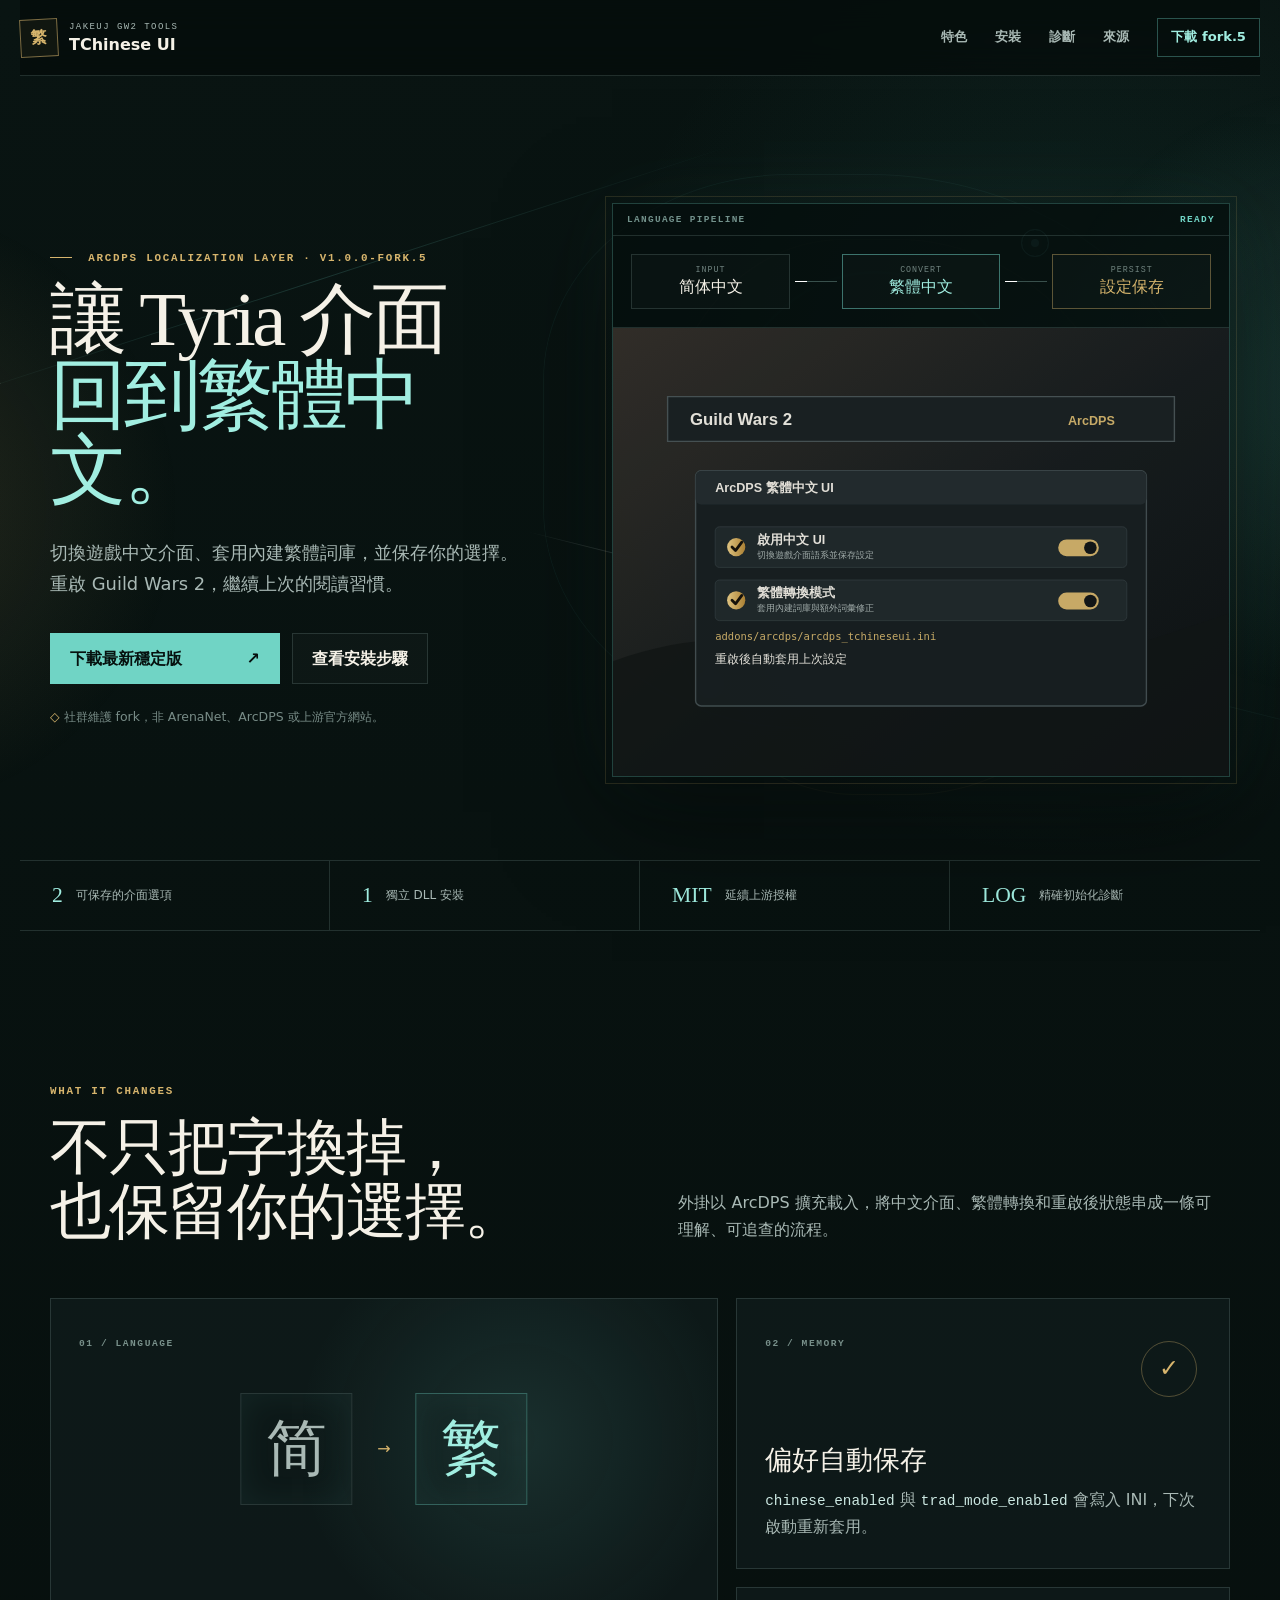
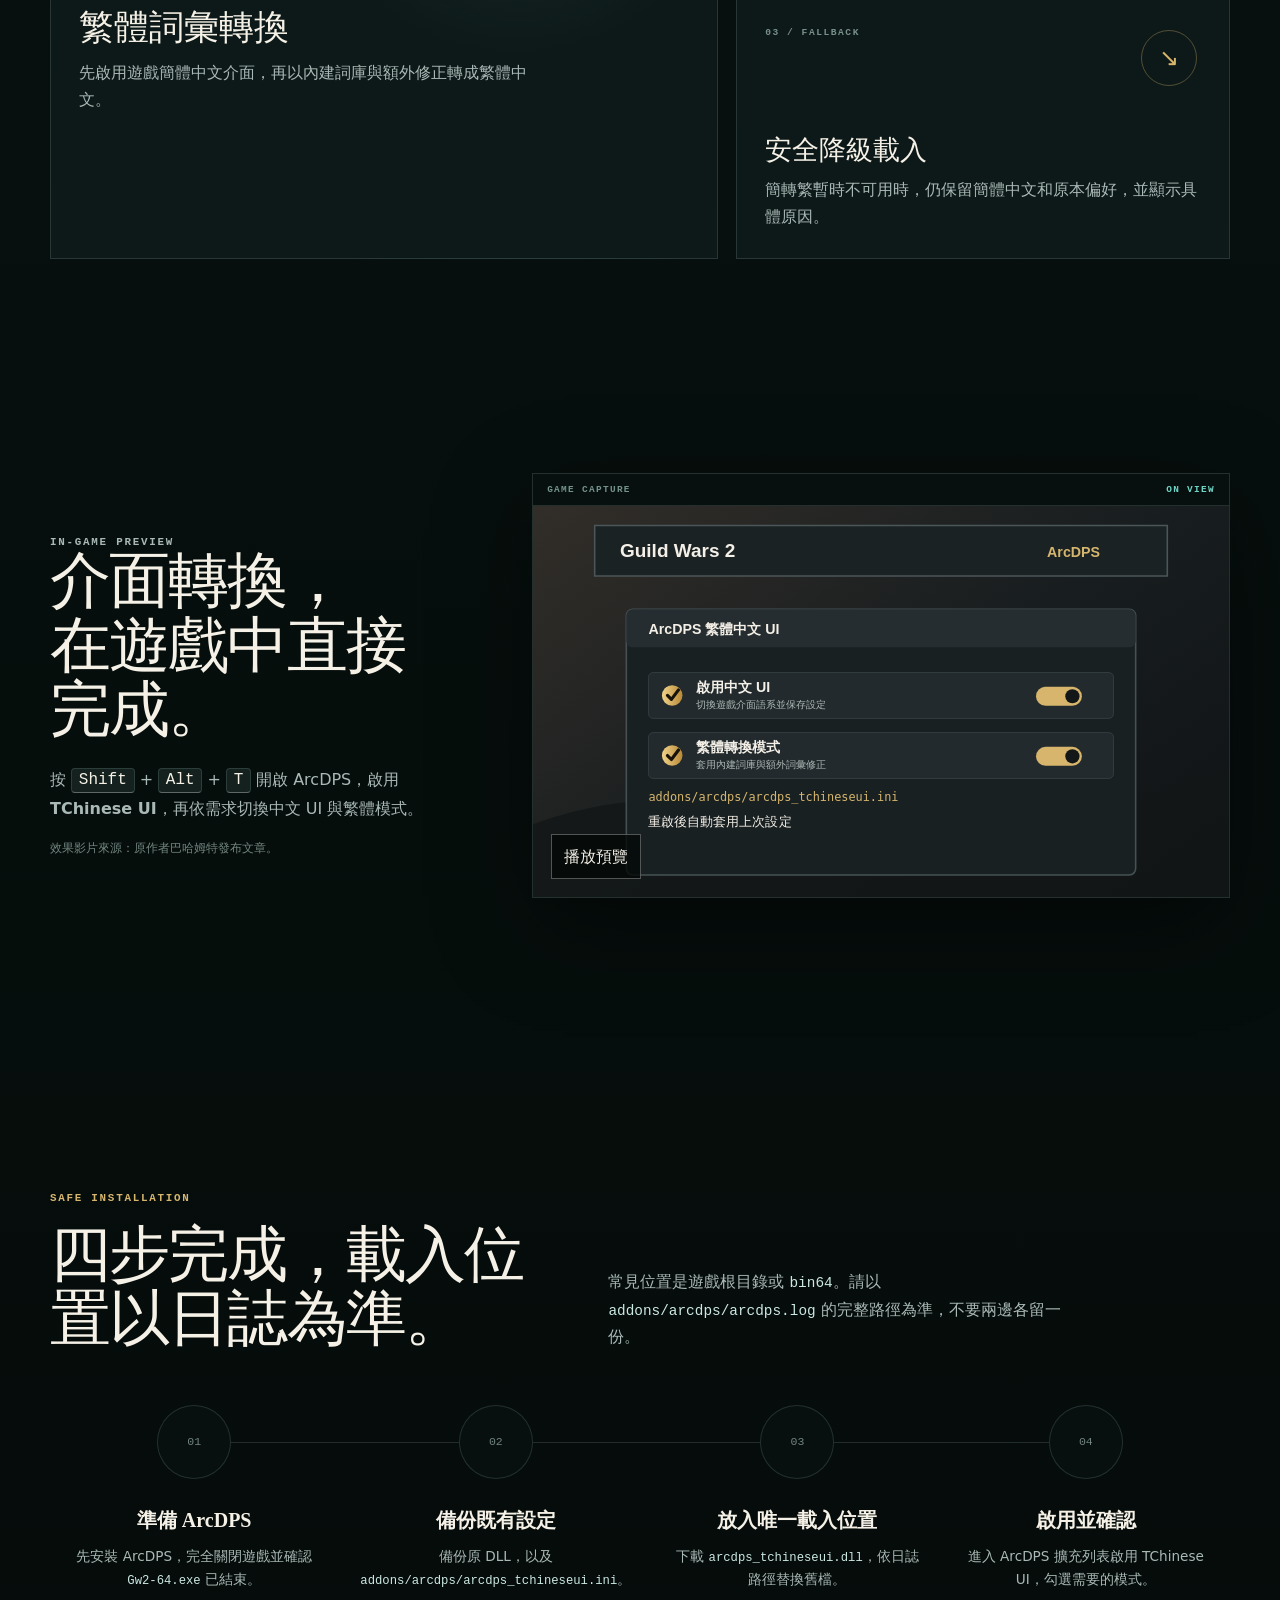
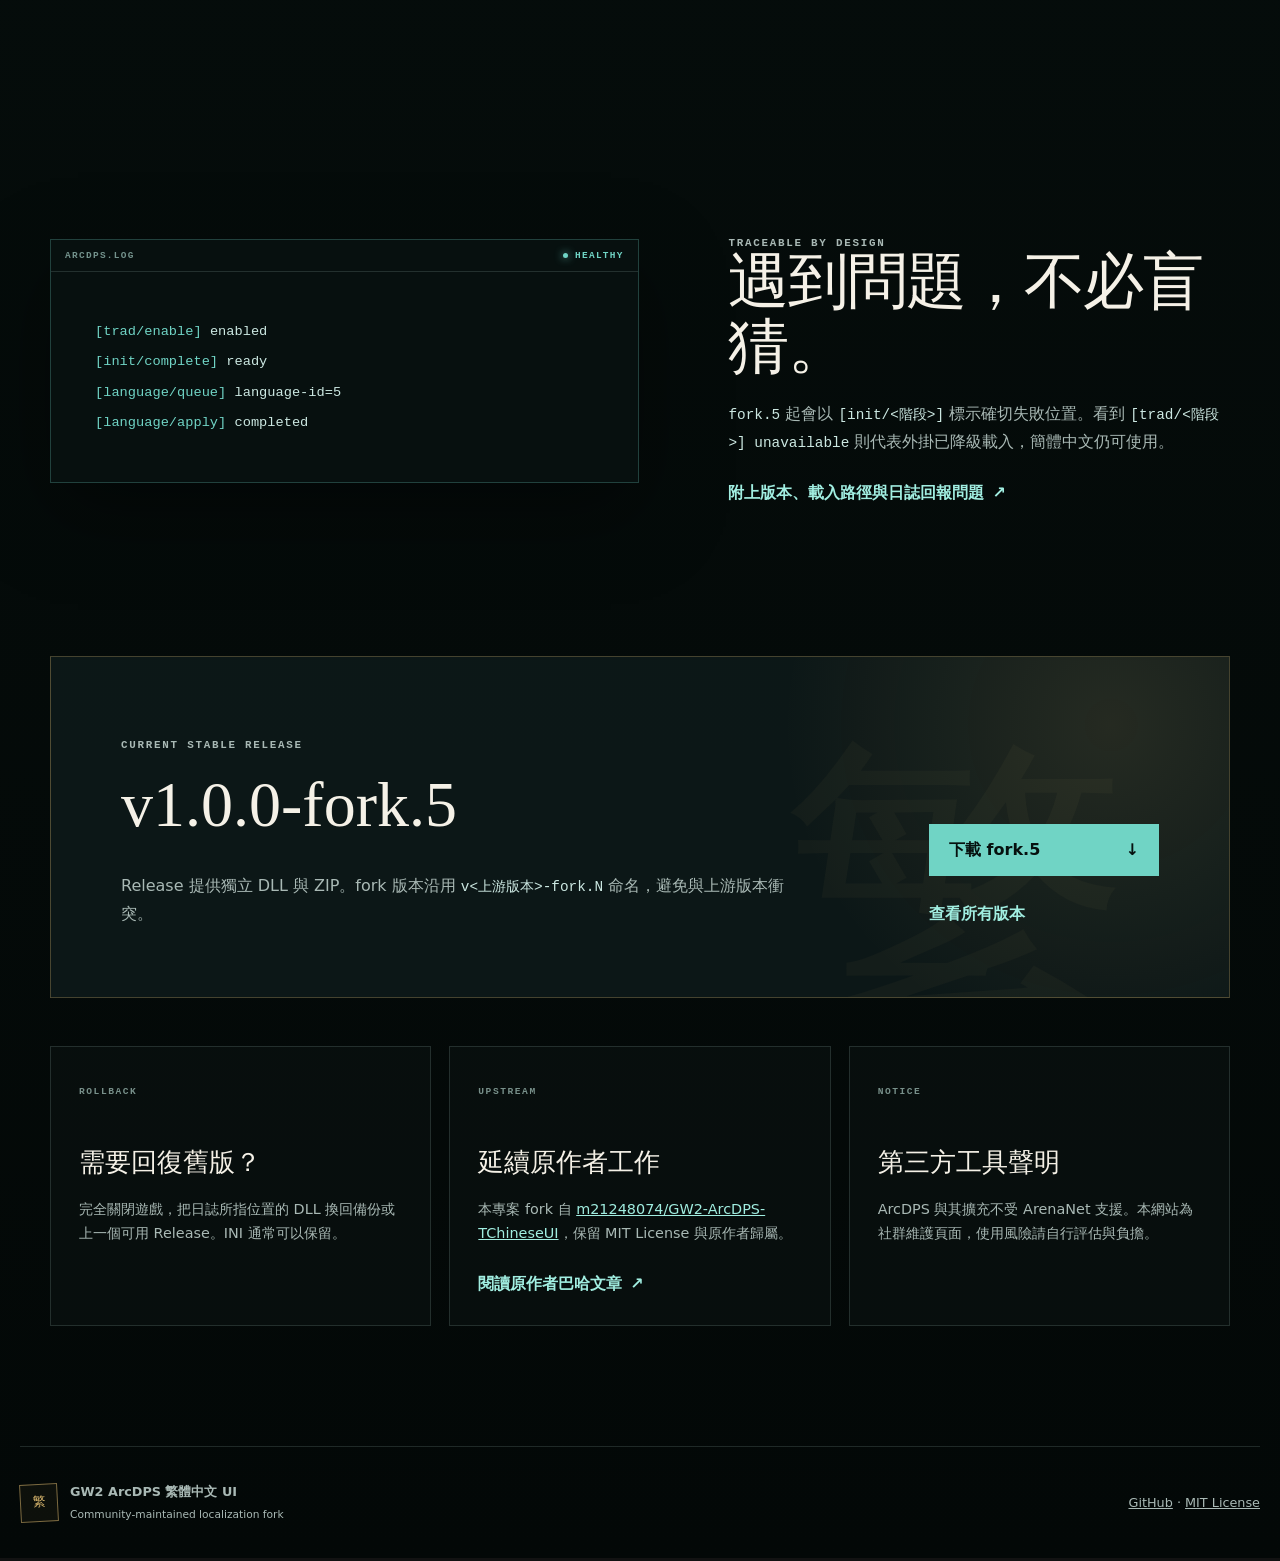
<file: index.html>
<!doctype html>
<html lang="zh-Hant-TW">
  <head>
    <meta charset="utf-8">
    <meta name="viewport" content="width=device-width, initial-scale=1">
    <meta name="description" content="GW2 ArcDPS 繁體中文 UI 外掛：切換中文介面、套用繁體轉換、保存偏好，並提供安裝、診斷與安全回復指引。">
    <meta name="author" content="jakeuj">
    <meta name="robots" content="index,follow,max-image-preview:large">
    <meta name="theme-color" content="#07100f">
    <link rel="canonical" href="https://gw2.jakeuj.com/">
    <link rel="icon" href="./assets/favicon.svg" type="image/svg+xml">
    <link rel="alternate icon" href="./assets/icon-192.png" type="image/png">
    <link rel="apple-touch-icon" href="./assets/apple-touch-icon.png">
    <link rel="preload" href="./assets/plugin-preview.svg" as="image" type="image/svg+xml">
    <meta name="application-name" content="GW2 ArcDPS 繁體中文 UI">
    <meta property="og:locale" content="zh_TW">
    <meta property="og:type" content="website">
    <meta property="og:site_name" content="GW2 ArcDPS 繁體中文 UI">
    <meta property="og:title" content="GW2 ArcDPS 繁體中文 UI 外掛">
    <meta property="og:description" content="讓 Tyria 介面延續你的繁體中文使用習慣，並保存每次啟動的設定。">
    <meta property="og:url" content="https://gw2.jakeuj.com/">
    <meta property="og:image" content="https://gw2.jakeuj.com/assets/plugin-preview.svg">
    <meta property="og:image:type" content="image/svg+xml">
    <meta property="og:image:width" content="880">
    <meta property="og:image:height" content="640">
    <meta property="og:image:alt" content="GW2 ArcDPS 繁體中文 UI 外掛設定介面預覽">
    <meta name="twitter:card" content="summary_large_image">
    <meta name="twitter:title" content="GW2 ArcDPS 繁體中文 UI 外掛">
    <meta name="twitter:description" content="中文介面、繁體轉換、設定保存，以及可追查的載入診斷。">
    <meta name="twitter:image" content="https://gw2.jakeuj.com/assets/plugin-preview.svg">
    <title>GW2 ArcDPS 繁體中文 UI｜中文介面外掛</title>
    <script type="application/ld+json">
      {
        "@context": "https://schema.org",
        "@type": "SoftwareApplication",
        "name": "GW2 ArcDPS 繁體中文 UI",
        "applicationCategory": "GameApplication",
        "operatingSystem": "Windows",
        "softwareVersion": "1.0.0-fork.5",
        "description": "提供 Guild Wars 2 中文介面、繁體轉換與設定保存的 ArcDPS 外掛。",
        "url": "https://gw2.jakeuj.com/",
        "downloadUrl": "https://github.com/jakeuj/GW2-ArcDPS-TChineseUI/releases/latest",
        "license": "https://github.com/jakeuj/GW2-ArcDPS-TChineseUI/blob/codex/persist-tchinese-ui-settings/LICENSE.txt",
        "author": {"@type": "Person", "name": "jakeuj"},
        "isBasedOn": "https://github.com/m21248074/GW2-ArcDPS-TChineseUI"
      }
    </script>
    <link rel="stylesheet" href="./styles.css">
    <script src="./script.js" defer></script>
  </head>
  <body>
    <a class="skip-link" href="#main">跳至主要內容</a>
    <div class="scroll-progress" aria-hidden="true"><span></span></div>
    <div class="ambient" aria-hidden="true">
      <span class="aura aura-one"></span><span class="aura aura-two"></span>
      <span class="ley ley-one"></span><span class="ley ley-two"></span>
    </div>

    <header class="site-header">
      <a class="brand" href="#top" aria-label="回到頁首">
        <span class="brand-mark" aria-hidden="true">繁</span>
        <span><small>jakeuj GW2 Tools</small>TChinese UI</span>
      </a>
      <button class="nav-toggle" type="button" aria-expanded="false" aria-controls="site-nav">
        <span class="sr-only">開啟導覽選單</span><i></i><i></i>
      </button>
      <nav id="site-nav" aria-label="主要導覽">
        <a href="#features">特色</a>
        <a href="#install">安裝</a>
        <a href="#diagnostics">診斷</a>
        <a href="#credits">來源</a>
        <a class="nav-download" href="https://github.com/jakeuj/GW2-ArcDPS-TChineseUI/releases/latest">下載 fork.5</a>
      </nav>
    </header>

    <main id="main">
      <section class="hero section-shell" id="top" aria-labelledby="page-title">
        <div class="hero-map" aria-hidden="true">
          <span class="contour contour-one"></span><span class="contour contour-two"></span>
          <span class="waypoint waypoint-one"></span><span class="waypoint waypoint-two"></span>
        </div>
        <div class="hero-copy" data-reveal>
          <p class="eyebrow"><span></span> ArcDPS localization layer · v1.0.0-fork.5</p>
          <h1 id="page-title">讓 Tyria 介面<br><em>回到繁體中文。</em></h1>
          <p class="lead">切換遊戲中文介面、套用內建繁體詞庫，並保存你的選擇。重啟 Guild Wars 2，繼續上次的閱讀習慣。</p>
          <div class="actions" aria-label="主要操作">
            <a class="button primary" href="https://github.com/jakeuj/GW2-ArcDPS-TChineseUI/releases/latest">
              <span>下載最新穩定版</span><b aria-hidden="true">↗</b>
            </a>
            <a class="button secondary" href="#install">查看安裝步驟</a>
          </div>
          <p class="trust-note"><span aria-hidden="true">◇</span> 社群維護 fork，非 ArenaNet、ArcDPS 或上游官方網站。</p>
        </div>

        <div class="hero-visual" data-reveal data-reveal-delay="140" data-tilt>
          <div class="visual-chrome"><span>LANGUAGE PIPELINE</span><span>READY</span></div>
          <div class="language-pipeline" aria-label="簡體中文轉換為繁體中文並保存設定">
            <div class="pipeline-node"><small>INPUT</small><strong>简体中文</strong></div>
            <div class="pipeline-route" aria-hidden="true"><i></i></div>
            <div class="pipeline-node active"><small>CONVERT</small><strong>繁體中文</strong></div>
            <div class="pipeline-route" aria-hidden="true"><i></i></div>
            <div class="pipeline-node saved"><small>PERSIST</small><strong>設定保存</strong></div>
          </div>
          <div class="preview-frame">
            <img src="./assets/plugin-preview.svg" width="880" height="640" fetchpriority="high" alt="ArcDPS 繁體中文 UI 設定面板，顯示中文 UI、繁體轉換與設定保存">
            <span class="scan-line" aria-hidden="true"></span>
          </div>
        </div>
      </section>

      <section class="signal-strip" aria-label="專案摘要">
        <div><strong>2</strong><span>可保存的介面選項</span></div>
        <div><strong>1</strong><span>獨立 DLL 安裝</span></div>
        <div><strong>MIT</strong><span>延續上游授權</span></div>
        <div><strong>LOG</strong><span>精確初始化診斷</span></div>
      </section>

      <section class="section-shell story" id="features">
        <div class="section-heading" data-reveal>
          <p class="eyebrow">What it changes</p>
          <h2>不只把字換掉，<br>也保留你的選擇。</h2>
          <p>外掛以 ArcDPS 擴充載入，將中文介面、繁體轉換和重啟後狀態串成一條可理解、可追查的流程。</p>
        </div>
        <div class="feature-grid">
          <article class="feature-card feature-main" data-reveal data-tilt>
            <span class="card-index">01 / LANGUAGE</span>
            <div class="glyph-pair" aria-hidden="true"><span>简</span><i>→</i><span>繁</span></div>
            <h3>繁體詞彙轉換</h3>
            <p>先啟用遊戲簡體中文介面，再以內建詞庫與額外修正轉成繁體中文。</p>
          </article>
          <article class="feature-card" data-reveal data-reveal-delay="80">
            <span class="card-index">02 / MEMORY</span>
            <div class="mini-sigil" aria-hidden="true">✓</div>
            <h3>偏好自動保存</h3>
            <p><code>chinese_enabled</code> 與 <code>trad_mode_enabled</code> 會寫入 INI，下次啟動重新套用。</p>
          </article>
          <article class="feature-card" data-reveal data-reveal-delay="160">
            <span class="card-index">03 / FALLBACK</span>
            <div class="mini-sigil" aria-hidden="true">↘</div>
            <h3>安全降級載入</h3>
            <p>簡轉繁暫時不可用時，仍保留簡體中文和原本偏好，並顯示具體原因。</p>
          </article>
        </div>
      </section>

      <section class="section-shell demo-section" aria-labelledby="demo-title">
        <div class="demo-copy" data-reveal>
          <p class="eyebrow">In-game preview</p>
          <h2 id="demo-title">介面轉換，<br>在遊戲中直接完成。</h2>
          <p>按 <kbd>Shift</kbd> + <kbd>Alt</kbd> + <kbd>T</kbd> 開啟 ArcDPS，啟用 <strong>TChinese UI</strong>，再依需求切換中文 UI 與繁體模式。</p>
          <p class="source-note">效果影片來源：原作者巴哈姆特發布文章。</p>
        </div>
        <div class="video-shell" data-reveal data-reveal-delay="120">
          <div class="visual-chrome"><span>GAME CAPTURE</span><span>ON VIEW</span></div>
          <video muted loop playsinline preload="metadata" poster="./assets/plugin-preview.svg" aria-label="TChinese UI 遊戲內效果預覽">
            <source src="./assets/tchinese-ui-demo.mp4" type="video/mp4">
          </video>
          <button class="video-toggle" type="button" aria-label="播放效果預覽">播放預覽</button>
        </div>
      </section>

      <section class="section-shell install-section" id="install" aria-labelledby="install-title">
        <div class="section-heading compact" data-reveal>
          <p class="eyebrow">Safe installation</p>
          <h2 id="install-title">四步完成，載入位置以日誌為準。</h2>
          <p>常見位置是遊戲根目錄或 <code>bin64</code>。請以 <code>addons/arcdps/arcdps.log</code> 的完整路徑為準，不要兩邊各留一份。</p>
        </div>
        <ol class="install-flow" data-flow>
          <li><span>01</span><div><strong>準備 ArcDPS</strong><p>先安裝 ArcDPS，完全關閉遊戲並確認 <code>Gw2-64.exe</code> 已結束。</p></div></li>
          <li><span>02</span><div><strong>備份既有設定</strong><p>備份原 DLL，以及 <code>addons/arcdps/arcdps_tchineseui.ini</code>。</p></div></li>
          <li><span>03</span><div><strong>放入唯一載入位置</strong><p>下載 <code>arcdps_tchineseui.dll</code>，依日誌路徑替換舊檔。</p></div></li>
          <li><span>04</span><div><strong>啟用並確認</strong><p>進入 ArcDPS 擴充列表啟用 TChinese UI，勾選需要的模式。</p></div></li>
        </ol>
      </section>

      <section class="section-shell diagnostics" id="diagnostics" aria-labelledby="diagnostics-title">
        <div class="log-panel" data-reveal>
          <div class="visual-chrome"><span>arcdps.log</span><span class="status-dot">HEALTHY</span></div>
          <pre><code><span>[trad/enable]</span> enabled
<span>[init/complete]</span> ready
<span>[language/queue]</span> language-id=5
<span>[language/apply]</span> completed</code></pre>
        </div>
        <div class="diagnostic-copy" data-reveal data-reveal-delay="120">
          <p class="eyebrow">Traceable by design</p>
          <h2 id="diagnostics-title">遇到問題，不必盲猜。</h2>
          <p><code>fork.5</code> 起會以 <code>[init/&lt;階段&gt;]</code> 標示確切失敗位置。看到 <code>[trad/&lt;階段&gt;] unavailable</code> 則代表外掛已降級載入，簡體中文仍可使用。</p>
          <a class="text-link" href="https://github.com/jakeuj/GW2-ArcDPS-TChineseUI/issues">附上版本、載入路徑與日誌回報問題 <span>↗</span></a>
        </div>
      </section>

      <section class="section-shell download-panel" aria-labelledby="download-title" data-reveal>
        <div>
          <p class="eyebrow">Current stable release</p>
          <h2 id="download-title">v1.0.0-fork.5</h2>
          <p>Release 提供獨立 DLL 與 ZIP。fork 版本沿用 <code>v&lt;上游版本&gt;-fork.N</code> 命名，避免與上游版本衝突。</p>
        </div>
        <div class="download-actions">
          <a class="button primary" href="https://github.com/jakeuj/GW2-ArcDPS-TChineseUI/releases/tag/v1.0.0-fork.5"><span>下載 fork.5</span><b aria-hidden="true">↓</b></a>
          <a class="text-link" href="https://github.com/jakeuj/GW2-ArcDPS-TChineseUI/releases">查看所有版本</a>
        </div>
      </section>

      <section class="section-shell trust-grid" id="credits">
        <article data-reveal>
          <span class="card-index">ROLLBACK</span>
          <h2>需要回復舊版？</h2>
          <p>完全關閉遊戲，把日誌所指位置的 DLL 換回備份或上一個可用 Release。INI 通常可以保留。</p>
        </article>
        <article data-reveal data-reveal-delay="80">
          <span class="card-index">UPSTREAM</span>
          <h2>延續原作者工作</h2>
          <p>本專案 fork 自 <a href="https://github.com/m21248074/GW2-ArcDPS-TChineseUI">m21248074/GW2-ArcDPS-TChineseUI</a>，保留 MIT License 與原作者歸屬。</p>
          <a class="text-link" href="https://forum.gamer.com.tw/C.php?bsn=16901&amp;snA=29614&amp;tnum=9">閱讀原作者巴哈文章 <span>↗</span></a>
        </article>
        <article data-reveal data-reveal-delay="160">
          <span class="card-index">NOTICE</span>
          <h2>第三方工具聲明</h2>
          <p>ArcDPS 與其擴充不受 ArenaNet 支援。本網站為社群維護頁面，使用風險請自行評估與負擔。</p>
        </article>
      </section>
    </main>

    <footer>
      <div><span class="brand-mark" aria-hidden="true">繁</span><p><strong>GW2 ArcDPS 繁體中文 UI</strong><br><small>Community-maintained localization fork</small></p></div>
      <p><a href="https://github.com/jakeuj/GW2-ArcDPS-TChineseUI">GitHub</a> · <a href="https://github.com/jakeuj/GW2-ArcDPS-TChineseUI/blob/codex/persist-tchinese-ui-settings/LICENSE.txt">MIT License</a></p>
    </footer>
  </body>
</html>
</file>
<file: styles.css>
:root {
  color-scheme: dark;
  --bg: #07100f;
  --bg-deep: #030807;
  --surface: rgba(15, 27, 27, .82);
  --surface-solid: #101c1b;
  --text: #f5f1e7;
  --muted: #a9b9b5;
  --jade: #70d4c5;
  --jade-bright: #a1eee1;
  --gold: #d7b56d;
  --red: #ba6558;
  --line: rgba(169, 206, 198, .17);
  --display: "Iowan Old Style", "Noto Serif TC", "Songti TC", serif;
  --sans: "Noto Sans TC", "Microsoft JhengHei", system-ui, sans-serif;
  --mono: "SFMono-Regular", Consolas, monospace;
}

*, *::before, *::after { box-sizing: border-box; }
html { scroll-behavior: smooth; scroll-padding-top: 96px; }
body {
  margin: 0;
  min-width: 320px;
  background:
    radial-gradient(circle at 84% 8%, rgba(61, 159, 145, .12), transparent 30rem),
    linear-gradient(180deg, #091412 0%, var(--bg-deep) 100%);
  color: var(--text);
  font-family: var(--sans);
  line-height: 1.7;
  overflow-x: hidden;
}
body.nav-open { overflow: hidden; }
a { color: var(--jade-bright); }
button, a { -webkit-tap-highlight-color: transparent; }
button { font: inherit; }
img, video { max-width: 100%; }
code, kbd { font-family: var(--mono); }
code { color: #cce8e2; font-size: .9em; }
kbd { padding: .15rem .42rem; border: 1px solid var(--line); border-bottom-color: rgba(255,255,255,.32); border-radius: 4px; background: #14211f; color: var(--text); }
:focus-visible { outline: 2px solid var(--jade-bright); outline-offset: 4px; }
.sr-only { position: absolute; width: 1px; height: 1px; padding: 0; margin: -1px; overflow: hidden; clip: rect(0,0,0,0); white-space: nowrap; border: 0; }
.skip-link { position: fixed; z-index: 100; top: 12px; left: 12px; padding: 9px 14px; background: var(--text); color: var(--bg); transform: translateY(-160%); }
.skip-link:focus { transform: translateY(0); }
.scroll-progress { position: fixed; z-index: 80; inset: 0 0 auto; height: 2px; background: transparent; }
.scroll-progress span { display: block; width: 100%; height: 100%; background: linear-gradient(90deg, var(--jade), var(--gold)); transform: scaleX(0); transform-origin: left; }

.ambient { position: fixed; z-index: -1; inset: 0; pointer-events: none; overflow: hidden; }
.aura { position: absolute; width: 40rem; height: 40rem; border-radius: 50%; opacity: .14; background: radial-gradient(circle, var(--jade), transparent 68%); }
.aura-one { top: 8%; right: -24rem; animation: drift-a 18s ease-in-out infinite alternate; }
.aura-two { bottom: 8%; left: -28rem; background: radial-gradient(circle, var(--gold), transparent 68%); animation: drift-b 23s ease-in-out infinite alternate; }
.ley { position: absolute; width: 70vw; height: 1px; opacity: .18; background: linear-gradient(90deg, transparent, var(--jade), transparent); transform: rotate(-18deg); }
.ley::after { content: ""; position: absolute; width: 7rem; height: 1px; background: linear-gradient(90deg, transparent, #fff); animation: route-light 7s linear infinite; }
.ley-one { top: 31%; left: -10%; }
.ley-two { top: 71%; right: -10%; transform: rotate(14deg); }
.ley-two::after { animation-delay: -3s; }

.site-header {
  position: fixed; z-index: 70; top: 0; left: 50%; width: min(1240px, calc(100% - 32px)); height: 76px;
  display: flex; align-items: center; justify-content: space-between; transform: translateX(-50%);
  border-bottom: 1px solid var(--line); backdrop-filter: blur(16px); background: rgba(5, 12, 11, .72);
}
.brand { display: flex; align-items: center; gap: 11px; color: var(--text); line-height: 1.1; text-decoration: none; font-weight: 700; }
.brand small { display: block; margin-bottom: 4px; color: var(--muted); font: 9px var(--mono); letter-spacing: .16em; text-transform: uppercase; }
.brand-mark { display: grid; place-items: center; width: 38px; height: 38px; border: 1px solid rgba(215,181,109,.55); color: var(--gold); font-family: var(--display); transform: rotate(-3deg); background: rgba(215,181,109,.05); }
nav { display: flex; align-items: center; gap: 28px; }
nav a { color: var(--muted); font-size: .82rem; font-weight: 700; text-decoration: none; }
nav a:hover, nav a.active { color: var(--text); }
.nav-download { padding: 7px 13px; border: 1px solid rgba(112,212,197,.35); color: var(--jade-bright); }
.nav-toggle { display: none; width: 44px; height: 44px; border: 0; background: transparent; }
.nav-toggle i { display: block; width: 22px; height: 1px; margin: 6px auto; background: var(--text); transition: transform .2s ease; }

main { display: block; }
.section-shell { width: min(1180px, calc(100% - 40px)); margin-inline: auto; }
.hero { position: relative; display: grid; grid-template-columns: minmax(0, .88fr) minmax(480px, 1.12fr); align-items: center; gap: clamp(36px, 6vw, 88px); min-height: 860px; padding-top: 120px; }
.hero-map { position: absolute; z-index: -1; inset: 5% 0 0 40%; opacity: .32; background: radial-gradient(ellipse at center, transparent 30%, rgba(112,212,197,.06) 31%, transparent 32%); }
.contour { position: absolute; inset: 16% 3%; border: 1px solid rgba(112,212,197,.18); border-radius: 42% 58% 55% 45%; animation: map-drift 19s ease-in-out infinite alternate; }
.contour-two { inset: 24% 12% 8% 20%; border-color: rgba(215,181,109,.16); animation-direction: alternate-reverse; animation-duration: 24s; }
.waypoint { position: absolute; width: 8px; height: 8px; border-radius: 50%; background: var(--jade); box-shadow: 0 0 16px var(--jade); }
.waypoint::before, .waypoint::after { content: ""; position: absolute; inset: -10px; border: 1px solid var(--jade); border-radius: 50%; animation: waypoint 4s ease-out infinite; }
.waypoint::after { animation-delay: 2s; }
.waypoint-one { top: 24%; right: 27%; }
.waypoint-two { bottom: 21%; left: 26%; }
.hero-copy { position: relative; z-index: 2; }
.eyebrow { margin: 0 0 18px; color: var(--gold); font: 700 .68rem var(--mono); letter-spacing: .16em; text-transform: uppercase; }
.eyebrow > span { display: inline-block; width: 22px; height: 1px; margin: 0 8px 3px 0; background: currentColor; }
h1, h2 { font-family: var(--display); font-weight: 500; }
h1 { margin: 0; font-size: clamp(3.25rem, 6vw, 6.4rem); line-height: .98; letter-spacing: -.045em; }
h1 em { color: var(--jade-bright); font-style: normal; }
.lead { max-width: 620px; margin: 30px 0 0; color: var(--muted); font-size: clamp(1rem, 1.4vw, 1.18rem); }
.actions { display: flex; flex-wrap: wrap; gap: 12px; margin-top: 34px; }
.button { position: relative; display: inline-flex; align-items: center; justify-content: space-between; gap: 30px; min-height: 50px; padding: 11px 19px; overflow: hidden; border: 1px solid var(--line); color: var(--text); font-weight: 800; text-decoration: none; }
.button::after { content: ""; position: absolute; inset: 0; background: linear-gradient(100deg, transparent 20%, rgba(255,255,255,.35), transparent 70%); transform: translateX(-140%); animation: charge 8s ease-in-out infinite; }
.button.primary { min-width: 230px; border-color: var(--jade); background: var(--jade); color: #06110f; }
.button.secondary { background: rgba(255,255,255,.025); }
.button:hover { transform: translateY(-2px); }
.trust-note { margin: 22px 0 0; color: #788c87; font-size: .78rem; }
.trust-note span { color: var(--gold); }

.hero-visual { position: relative; border: 1px solid rgba(112,212,197,.26); background: rgba(6,15,14,.83); box-shadow: 0 35px 100px rgba(0,0,0,.55), 0 0 80px rgba(112,212,197,.07); transform-style: preserve-3d; }
.hero-visual::before { content: ""; position: absolute; z-index: 2; inset: -8px; border: 1px solid rgba(215,181,109,.15); pointer-events: none; }
.visual-chrome { display: flex; justify-content: space-between; padding: 10px 14px; border-bottom: 1px solid var(--line); color: #73928c; font: 700 .59rem var(--mono); letter-spacing: .14em; text-transform: uppercase; }
.visual-chrome span:last-child { color: var(--jade); }
.language-pipeline { display: grid; grid-template-columns: 1fr 42px 1fr 42px 1fr; align-items: center; gap: 5px; padding: 18px; border-bottom: 1px solid var(--line); }
.pipeline-node { padding: 10px; border: 1px solid var(--line); background: rgba(255,255,255,.02); text-align: center; }
.pipeline-node small { display: block; color: #70837f; font: .52rem var(--mono); letter-spacing: .12em; }
.pipeline-node strong { display: block; margin-top: 3px; font: 500 1rem var(--display); }
.pipeline-node.active { border-color: rgba(112,212,197,.5); color: var(--jade-bright); }
.pipeline-node.saved { border-color: rgba(215,181,109,.4); color: var(--gold); }
.pipeline-route { position: relative; height: 1px; background: #39504c; overflow: hidden; }
.pipeline-route i { position: absolute; width: 12px; height: 1px; background: #fff; box-shadow: 0 0 8px var(--jade); animation: pipeline 2.8s linear infinite; }
.preview-frame { position: relative; overflow: hidden; }
.preview-frame img { display: block; width: 100%; height: auto; opacity: .93; }
.scan-line { position: absolute; inset: 0 0 auto; height: 1px; background: linear-gradient(90deg, transparent, var(--jade), transparent); box-shadow: 0 0 14px var(--jade); opacity: 0; animation: scan 7s ease-in-out infinite; }

.signal-strip { width: min(1240px, calc(100% - 32px)); margin: 0 auto; display: grid; grid-template-columns: repeat(4, 1fr); border-block: 1px solid var(--line); }
.signal-strip div { display: flex; align-items: center; gap: 13px; padding: 22px clamp(12px, 2.5vw, 32px); border-right: 1px solid var(--line); }
.signal-strip div:last-child { border-right: 0; }
.signal-strip strong { color: var(--jade-bright); font: 500 1.35rem var(--display); }
.signal-strip span { color: var(--muted); font-size: .75rem; }

.story, .install-section { padding-block: clamp(90px, 12vw, 160px); }
.section-heading { display: grid; grid-template-columns: 1fr 1fr; column-gap: 6vw; align-items: end; margin-bottom: 54px; }
.section-heading .eyebrow { grid-column: 1 / -1; }
.section-heading h2, .demo-copy h2, .diagnostic-copy h2 { margin: 0; font-size: clamp(2.4rem, 4.8vw, 4.5rem); line-height: 1.05; letter-spacing: -.03em; }
.section-heading > p:last-child, .demo-copy > p, .diagnostic-copy > p { max-width: 540px; margin: 0; color: var(--muted); }
.feature-grid { display: grid; grid-template-columns: 1.15fr .85fr; gap: 18px; }
.feature-card { position: relative; min-height: 260px; padding: 28px; overflow: hidden; border: 1px solid var(--line); background: var(--surface); }
.feature-card:nth-child(3) { grid-column: 2; }
.feature-main { grid-row: span 2; min-height: 538px; background: radial-gradient(circle at 70% 25%, rgba(112,212,197,.12), transparent 35%), var(--surface); }
.card-index { color: #78908a; font: 700 .6rem var(--mono); letter-spacing: .16em; }
.feature-card h3 { margin: 88px 0 8px; font: 500 1.7rem var(--display); }
.feature-main h3 { margin-top: 250px; font-size: 2.2rem; }
.feature-card p { margin: 0; max-width: 470px; color: var(--muted); }
.glyph-pair { position: absolute; top: 94px; left: 50%; display: flex; align-items: center; gap: 25px; transform: translateX(-50%); }
.glyph-pair span { display: grid; place-items: center; width: 112px; height: 112px; border: 1px solid rgba(112,212,197,.35); color: var(--jade-bright); font: 3.8rem var(--display); box-shadow: inset 0 0 35px rgba(112,212,197,.07); }
.glyph-pair span:first-child { color: var(--muted); border-color: var(--line); }
.glyph-pair i { color: var(--gold); font-style: normal; }
.mini-sigil { position: absolute; top: 42px; right: 32px; display: grid; place-items: center; width: 56px; height: 56px; border: 1px solid rgba(215,181,109,.35); border-radius: 50%; color: var(--gold); font-size: 1.5rem; }

.demo-section { display: grid; grid-template-columns: .72fr 1.28fr; gap: clamp(40px, 7vw, 100px); align-items: center; padding-block: 60px 140px; }
.demo-copy > p { margin-top: 24px; }
.demo-copy .source-note { margin-top: 16px; color: #71857f; font-size: .75rem; }
.video-shell { position: relative; border: 1px solid var(--line); background: #07100f; box-shadow: 0 30px 90px rgba(0,0,0,.45); }
.video-shell video { display: block; width: 100%; aspect-ratio: 16 / 9; object-fit: cover; }
.video-toggle { position: absolute; left: 18px; bottom: 18px; padding: 8px 12px; border: 1px solid rgba(255,255,255,.3); background: rgba(3,8,7,.8); color: var(--text); cursor: pointer; }

.section-heading.compact { max-width: 1040px; }
.install-flow { position: relative; display: grid; grid-template-columns: repeat(4, 1fr); gap: 0; margin: 0; padding: 0; list-style: none; }
.install-flow::before { content: ""; position: absolute; top: 37px; left: 12%; right: 12%; height: 1px; background: var(--line); }
.install-flow::after { content: ""; position: absolute; top: 37px; left: 12%; width: 76%; height: 1px; background: linear-gradient(90deg, var(--jade), var(--gold)); transform: scaleX(0); transform-origin: left; transition: transform 2s ease; }
.install-flow.is-active::after { transform: scaleX(1); }
.install-flow li { position: relative; z-index: 1; padding: 0 22px; text-align: center; }
.install-flow li > span { display: grid; place-items: center; width: 74px; height: 74px; margin: 0 auto 24px; border: 1px solid var(--line); border-radius: 50%; background: var(--bg); color: #71837f; font: .72rem var(--mono); transition: color .35s, border-color .35s, background .35s; }
.install-flow.is-active li > span { border-color: var(--jade); background: #0e211e; color: var(--jade-bright); }
.install-flow.is-active li:nth-child(2) > span { transition-delay: .45s; }
.install-flow.is-active li:nth-child(3) > span { transition-delay: .9s; }
.install-flow.is-active li:nth-child(4) > span { transition-delay: 1.35s; border-color: var(--gold); color: var(--gold); }
.install-flow strong { font-family: var(--display); font-size: 1.25rem; }
.install-flow p { margin: 8px 0 0; color: var(--muted); font-size: .85rem; }

.diagnostics { display: grid; grid-template-columns: 1.08fr .92fr; gap: clamp(40px, 7vw, 100px); align-items: center; padding-block: 70px 150px; }
.log-panel { border: 1px solid rgba(112,212,197,.25); background: #07100f; box-shadow: 0 30px 80px rgba(0,0,0,.4); }
.status-dot::before { content: ""; display: inline-block; width: 5px; height: 5px; margin-right: 7px; border-radius: 50%; background: var(--jade); box-shadow: 0 0 8px var(--jade); animation: pulse 3s ease-in-out infinite; }
.log-panel pre { margin: 0; padding: clamp(22px, 4vw, 44px); overflow-x: auto; color: #afc2bd; font: clamp(.75rem, 1.4vw, .95rem)/2 var(--mono); }
.log-panel code span { color: var(--jade); }
.diagnostic-copy > p { margin-top: 22px; }
.text-link { display: inline-flex; gap: 8px; margin-top: 24px; color: var(--jade-bright); font-weight: 800; text-decoration: none; }
.text-link:hover { text-decoration: underline; }

.download-panel { position: relative; display: grid; grid-template-columns: 1fr auto; gap: 40px; align-items: end; margin-bottom: 24px; padding: clamp(34px, 6vw, 70px); overflow: hidden; border: 1px solid rgba(215,181,109,.28); background: radial-gradient(circle at 90% 20%, rgba(215,181,109,.12), transparent 30%), var(--surface); }
.download-panel::after { content: "繁"; position: absolute; right: 8%; bottom: -45%; color: rgba(215,181,109,.035); font: 22rem var(--display); pointer-events: none; }
.download-panel h2 { margin: 0; font-size: clamp(2.5rem, 5vw, 4.6rem); }
.download-panel p { max-width: 680px; margin: 12px 0 0; color: var(--muted); }
.download-actions { position: relative; z-index: 1; display: flex; flex-direction: column; align-items: flex-start; }
.trust-grid { display: grid; grid-template-columns: repeat(3, 1fr); gap: 18px; padding-block: 24px 120px; }
.trust-grid article { padding: 28px; border: 1px solid var(--line); background: rgba(10,18,17,.7); }
.trust-grid h2 { margin: 38px 0 12px; font-size: 1.65rem; }
.trust-grid p { margin: 0; color: var(--muted); font-size: .9rem; }
footer { width: min(1240px, calc(100% - 32px)); margin: 0 auto; padding: 34px 0; display: flex; justify-content: space-between; align-items: center; border-top: 1px solid var(--line); color: var(--muted); font-size: .8rem; }
footer > div { display: flex; align-items: center; gap: 12px; }
footer p { margin: 0; }
footer a { color: var(--muted); }

.js [data-reveal] { opacity: 0; transform: translateY(22px); transition: opacity .7s ease, transform .7s ease; transition-delay: var(--reveal-delay, 0ms); }
.js [data-reveal].is-visible { opacity: 1; transform: translateY(0); }
.is-paused *, .is-paused *::before, .is-paused *::after { animation-play-state: paused !important; }

@keyframes drift-a { to { transform: translate(-18px, 24px) scale(1.04); opacity: .2; } }
@keyframes drift-b { to { transform: translate(22px, -15px) scale(.96); opacity: .1; } }
@keyframes map-drift { to { transform: translate(14px, -10px) rotate(2deg); } }
@keyframes waypoint { 0% { opacity: .7; transform: scale(.2); } 80%,100% { opacity: 0; transform: scale(2.2); } }
@keyframes route-light { from { opacity: 0; transform: translateX(0); } 20%,80% { opacity: 1; } to { opacity: 0; transform: translateX(65vw); } }
@keyframes pipeline { from { opacity: 0; transform: translateX(-12px); } 20%,80% { opacity: 1; } to { opacity: 0; transform: translateX(42px); } }
@keyframes scan { 0%,60% { opacity: 0; transform: translateY(0); } 66% { opacity: .8; } 90% { opacity: .4; transform: translateY(470px); } 100% { opacity: 0; transform: translateY(470px); } }
@keyframes charge { 0%,70% { opacity: 0; transform: translateX(-140%); } 75% { opacity: .65; } 88%,100% { opacity: 0; transform: translateX(140%); } }
@keyframes pulse { 50% { opacity: .35; transform: scale(.7); } }

@media (max-width: 980px) {
  .hero { grid-template-columns: 1fr; min-height: auto; padding-top: 150px; padding-bottom: 80px; }
  .hero-copy { max-width: 720px; }
  .hero-visual { max-width: 720px; }
  .section-heading, .demo-section, .diagnostics { grid-template-columns: 1fr; }
  .section-heading > p:last-child { margin-top: 20px; }
  .demo-section { gap: 42px; }
  .install-flow { grid-template-columns: repeat(2, 1fr); row-gap: 48px; }
  .install-flow::before, .install-flow::after { display: none; }
  .download-panel { grid-template-columns: 1fr; }
  .trust-grid { grid-template-columns: 1fr 1fr; }
}

@media (max-width: 720px) {
  .site-header { height: 64px; }
  .nav-toggle { display: block; cursor: pointer; }
  .nav-open .nav-toggle i:first-of-type { transform: translateY(3.5px) rotate(45deg); }
  .nav-open .nav-toggle i:last-of-type { transform: translateY(-3.5px) rotate(-45deg); }
  nav { position: fixed; top: 64px; left: -16px; right: -16px; min-height: calc(100vh - 64px); display: flex; flex-direction: column; align-items: stretch; gap: 0; padding: 36px 28px; visibility: hidden; opacity: 0; background: rgba(3,8,7,.98); transform: translateY(-12px); transition: opacity .2s, transform .2s, visibility .2s; }
  .nav-open nav { visibility: visible; opacity: 1; transform: translateY(0); }
  nav a { padding: 16px 4px; border-bottom: 1px solid var(--line); font-size: 1rem; }
  .nav-download { margin-top: 18px; text-align: center; }
  .section-shell { width: min(100% - 28px, 1180px); }
  .hero { padding-top: 118px; gap: 48px; }
  h1 { font-size: clamp(2.8rem, 15vw, 4.6rem); }
  .language-pipeline { grid-template-columns: 1fr 22px 1fr; }
  .pipeline-node.saved, .pipeline-route:nth-of-type(2) { display: none; }
  .signal-strip { grid-template-columns: 1fr 1fr; }
  .signal-strip div:nth-child(2) { border-right: 0; }
  .signal-strip div:nth-child(-n+2) { border-bottom: 1px solid var(--line); }
  .feature-grid, .trust-grid { grid-template-columns: 1fr; }
  .feature-main, .feature-card:nth-child(3) { grid-column: auto; grid-row: auto; min-height: 360px; }
  .feature-main h3 { margin-top: 190px; }
  .glyph-pair { top: 82px; }
  .glyph-pair span { width: 82px; height: 82px; font-size: 2.8rem; }
  .install-flow { grid-template-columns: 1fr; }
  .install-flow li { display: grid; grid-template-columns: 58px 1fr; gap: 18px; padding: 0; text-align: left; }
  .install-flow li > span { width: 58px; height: 58px; margin: 0; }
  .download-panel { padding: 30px 22px; }
  footer { align-items: flex-start; flex-direction: column; gap: 24px; }
  .ley, .aura-two, .contour-two { display: none; }
}

@media (pointer: coarse) {
  [data-tilt] { transform: none !important; }
  .hero-map { opacity: .18; }
  .ley-two, .scan-line { display: none; }
}

@media (prefers-reduced-motion: reduce) {
  html { scroll-behavior: auto; }
  *, *::before, *::after { animation-duration: .001ms !important; animation-iteration-count: 1 !important; transition-duration: .001ms !important; }
  .js [data-reveal] { opacity: 1; transform: none; }
  .install-flow::after { transform: scaleX(1); }
  [data-tilt] { transform: none !important; }
}
</file>
